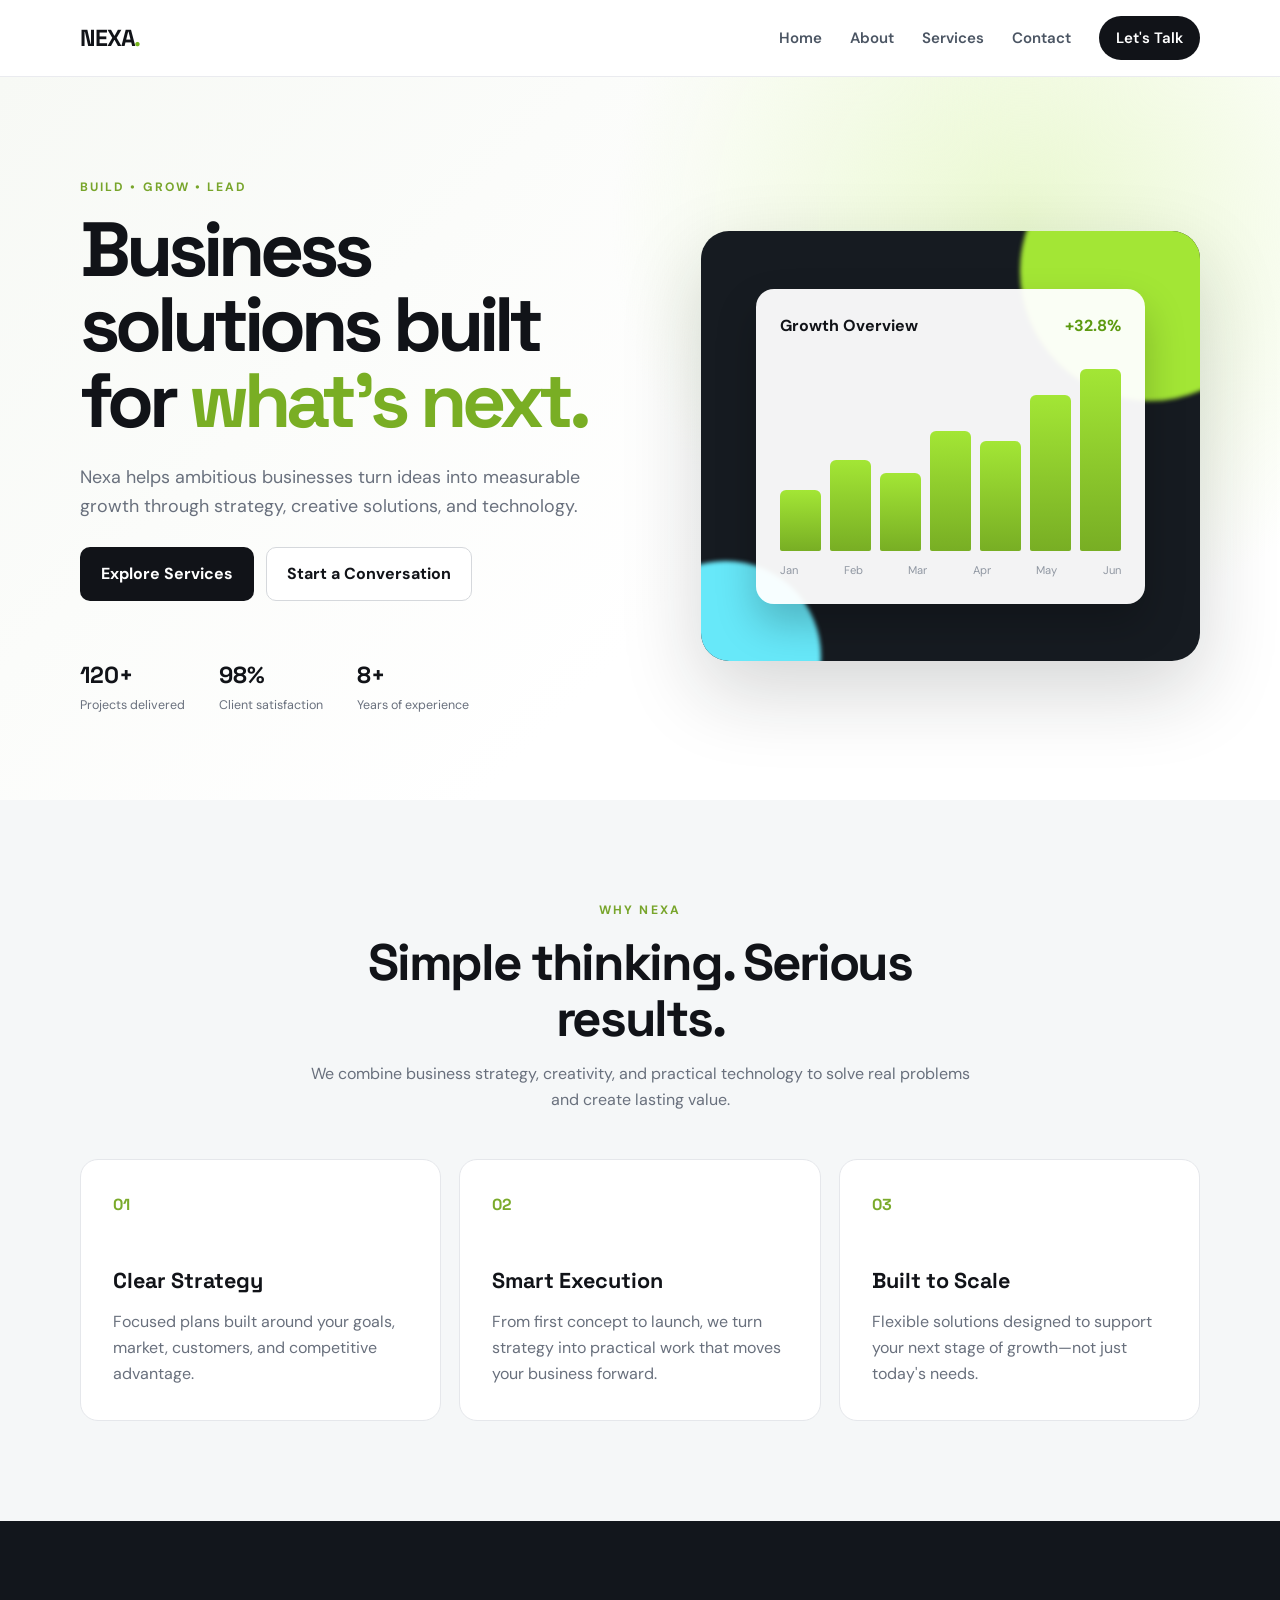
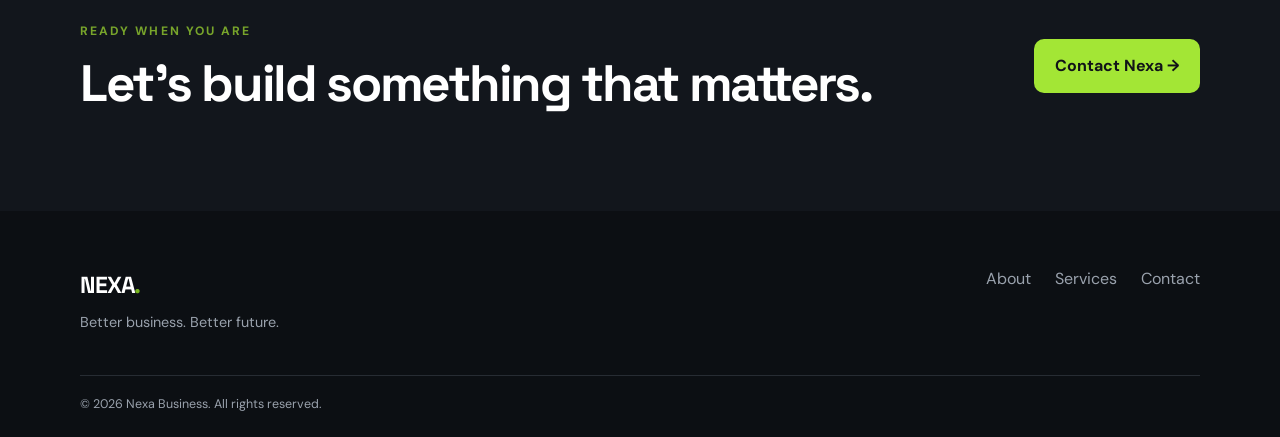
<file: index.html>
<!DOCTYPE html>
<html lang="en">
<head>
  <meta charset="UTF-8">
  <meta name="viewport" content="width=device-width, initial-scale=1.0">
  <meta name="description" content="Nexa Business helps growing companies build better brands, smarter systems, and stronger customer relationships.">
  <title>Nexa Business | Home</title>
  <link rel="stylesheet" href="./css/style.css">
</head>
<body>
<header class="site-header">
  <nav class="nav container">
    <a class="logo" href="index.html">NEXA<span>.</span></a>
    <button class="menu-toggle" aria-label="Open navigation">☰</button>
    <div class="nav-links">
      <a class="active" href="index.html">Home</a>
      <a href="about.html">About</a>
      <a href="services.html">Services</a>
      <a href="contact.html">Contact</a>
      <a class="nav-cta" href="contact.html">Let's Talk</a>
    </div>
  </nav>
</header>

<main>
  <section class="hero">
    <div class="container hero-grid">
      <div class="hero-copy reveal">
        <p class="eyebrow">BUILD • GROW • LEAD</p>
        <h1>Business solutions built for <span>what's next.</span></h1>
        <p class="hero-text">Nexa helps ambitious businesses turn ideas into measurable growth through strategy, creative solutions, and technology.</p>
        <div class="hero-actions">
          <a class="btn btn-primary" href="services.html">Explore Services</a>
          <a class="btn btn-secondary" href="contact.html">Start a Conversation</a>
        </div>
        <div class="trust-row">
          <div><strong>120+</strong><span>Projects delivered</span></div>
          <div><strong>98%</strong><span>Client satisfaction</span></div>
          <div><strong>8+</strong><span>Years of experience</span></div>
        </div>
      </div>
      <div class="hero-card reveal">
        <div class="orb orb-one"></div><div class="orb orb-two"></div>
        <div class="dashboard">
          <div class="dash-top"><span>Growth Overview</span><b>+32.8%</b></div>
          <div class="chart"><i></i><i></i><i></i><i></i><i></i><i></i><i></i></div>
          <div class="dash-bottom"><span>Jan</span><span>Feb</span><span>Mar</span><span>Apr</span><span>May</span><span>Jun</span></div>
        </div>
      </div>
    </div>
  </section>

  <section class="section light">
    <div class="container">
      <div class="section-heading centered reveal">
        <p class="eyebrow">WHY NEXA</p>
        <h2>Simple thinking. Serious results.</h2>
        <p>We combine business strategy, creativity, and practical technology to solve real problems and create lasting value.</p>
      </div>
      <div class="feature-grid">
        <article class="feature-card reveal"><div class="icon">01</div><h3>Clear Strategy</h3><p>Focused plans built around your goals, market, customers, and competitive advantage.</p></article>
        <article class="feature-card reveal"><div class="icon">02</div><h3>Smart Execution</h3><p>From first concept to launch, we turn strategy into practical work that moves your business forward.</p></article>
        <article class="feature-card reveal"><div class="icon">03</div><h3>Built to Scale</h3><p>Flexible solutions designed to support your next stage of growth—not just today's needs.</p></article>
      </div>
    </div>
  </section>

  <section class="section dark">
    <div class="container split reveal">
      <div><p class="eyebrow">READY WHEN YOU ARE</p><h2>Let's build something that matters.</h2></div>
      <a class="btn btn-light" href="contact.html">Contact Nexa →</a>
    </div>
  </section>
</main>

<footer class="footer"><div class="container footer-inner"><div><a class="logo light-logo" href="index.html">NEXA<span>.</span></a><p>Better business. Better future.</p></div><div class="footer-links"><a href="about.html">About</a><a href="services.html">Services</a><a href="contact.html">Contact</a></div></div><div class="container copyright">© <span id="year"></span> Nexa Business. All rights reserved.</div></footer>
<script src="./js/script.js"></script>
</body>
</html>
</file>
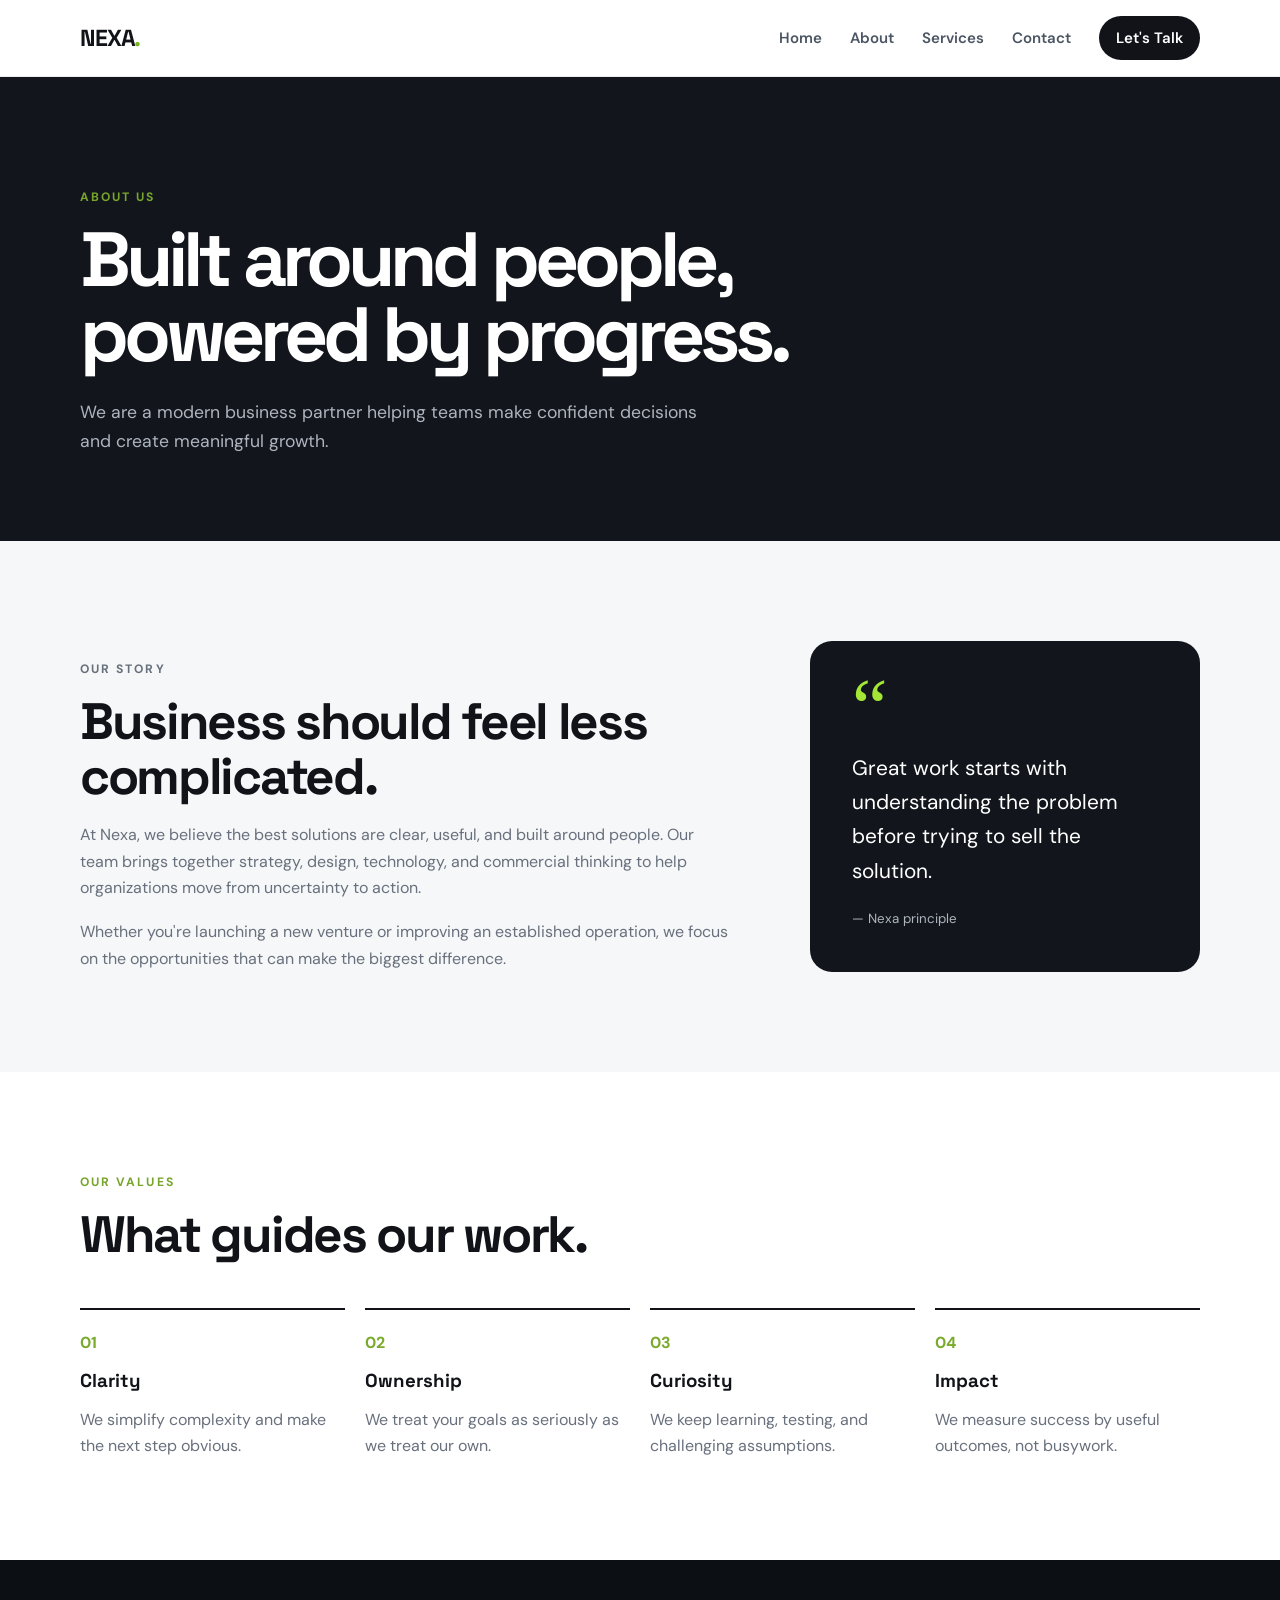
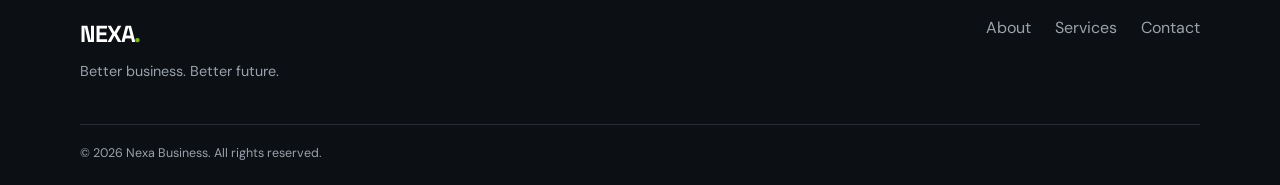
<file: about.html>
<!DOCTYPE html>
<html lang="en">
<head><meta charset="UTF-8"><meta name="viewport" content="width=device-width, initial-scale=1.0"><meta name="description" content="Learn about Nexa Business."><title>Nexa Business | About</title><link rel="stylesheet" href="css/style.css"></head>
<body>
<header class="site-header"><nav class="nav container"><a class="logo" href="index.html">NEXA<span>.</span></a><button class="menu-toggle" aria-label="Open navigation">☰</button><div class="nav-links"><a href="index.html">Home</a><a class="active" href="about.html">About</a><a href="services.html">Services</a><a href="contact.html">Contact</a><a class="nav-cta" href="contact.html">Let's Talk</a></div></nav></header>
<main>
<section class="page-hero"><div class="container reveal"><p class="eyebrow">ABOUT US</p><h1>Built around people, powered by progress.</h1><p>We are a modern business partner helping teams make confident decisions and create meaningful growth.</p></div></section>
<section class="section light"><div class="container split about-split reveal"><div><p class="eyebrow">OUR STORY</p><h2>Business should feel less complicated.</h2><p>At Nexa, we believe the best solutions are clear, useful, and built around people. Our team brings together strategy, design, technology, and commercial thinking to help organizations move from uncertainty to action.</p><p>Whether you're launching a new venture or improving an established operation, we focus on the opportunities that can make the biggest difference.</p></div><div class="quote-card"><span>“</span><p>Great work starts with understanding the problem before trying to sell the solution.</p><small>— Nexa principle</small></div></div></section>
<section class="section"><div class="container"><div class="section-heading reveal"><p class="eyebrow">OUR VALUES</p><h2>What guides our work.</h2></div><div class="values"><div class="value reveal"><b>01</b><h3>Clarity</h3><p>We simplify complexity and make the next step obvious.</p></div><div class="value reveal"><b>02</b><h3>Ownership</h3><p>We treat your goals as seriously as we treat our own.</p></div><div class="value reveal"><b>03</b><h3>Curiosity</h3><p>We keep learning, testing, and challenging assumptions.</p></div><div class="value reveal"><b>04</b><h3>Impact</h3><p>We measure success by useful outcomes, not busywork.</p></div></div></div></section>
</main>
<footer class="footer"><div class="container footer-inner"><div><a class="logo light-logo" href="index.html">NEXA<span>.</span></a><p>Better business. Better future.</p></div><div class="footer-links"><a href="about.html">About</a><a href="services.html">Services</a><a href="contact.html">Contact</a></div></div><div class="container copyright">© <span id="year"></span> Nexa Business. All rights reserved.</div></footer><script src="js/script.js"></script></body></html>
</file>
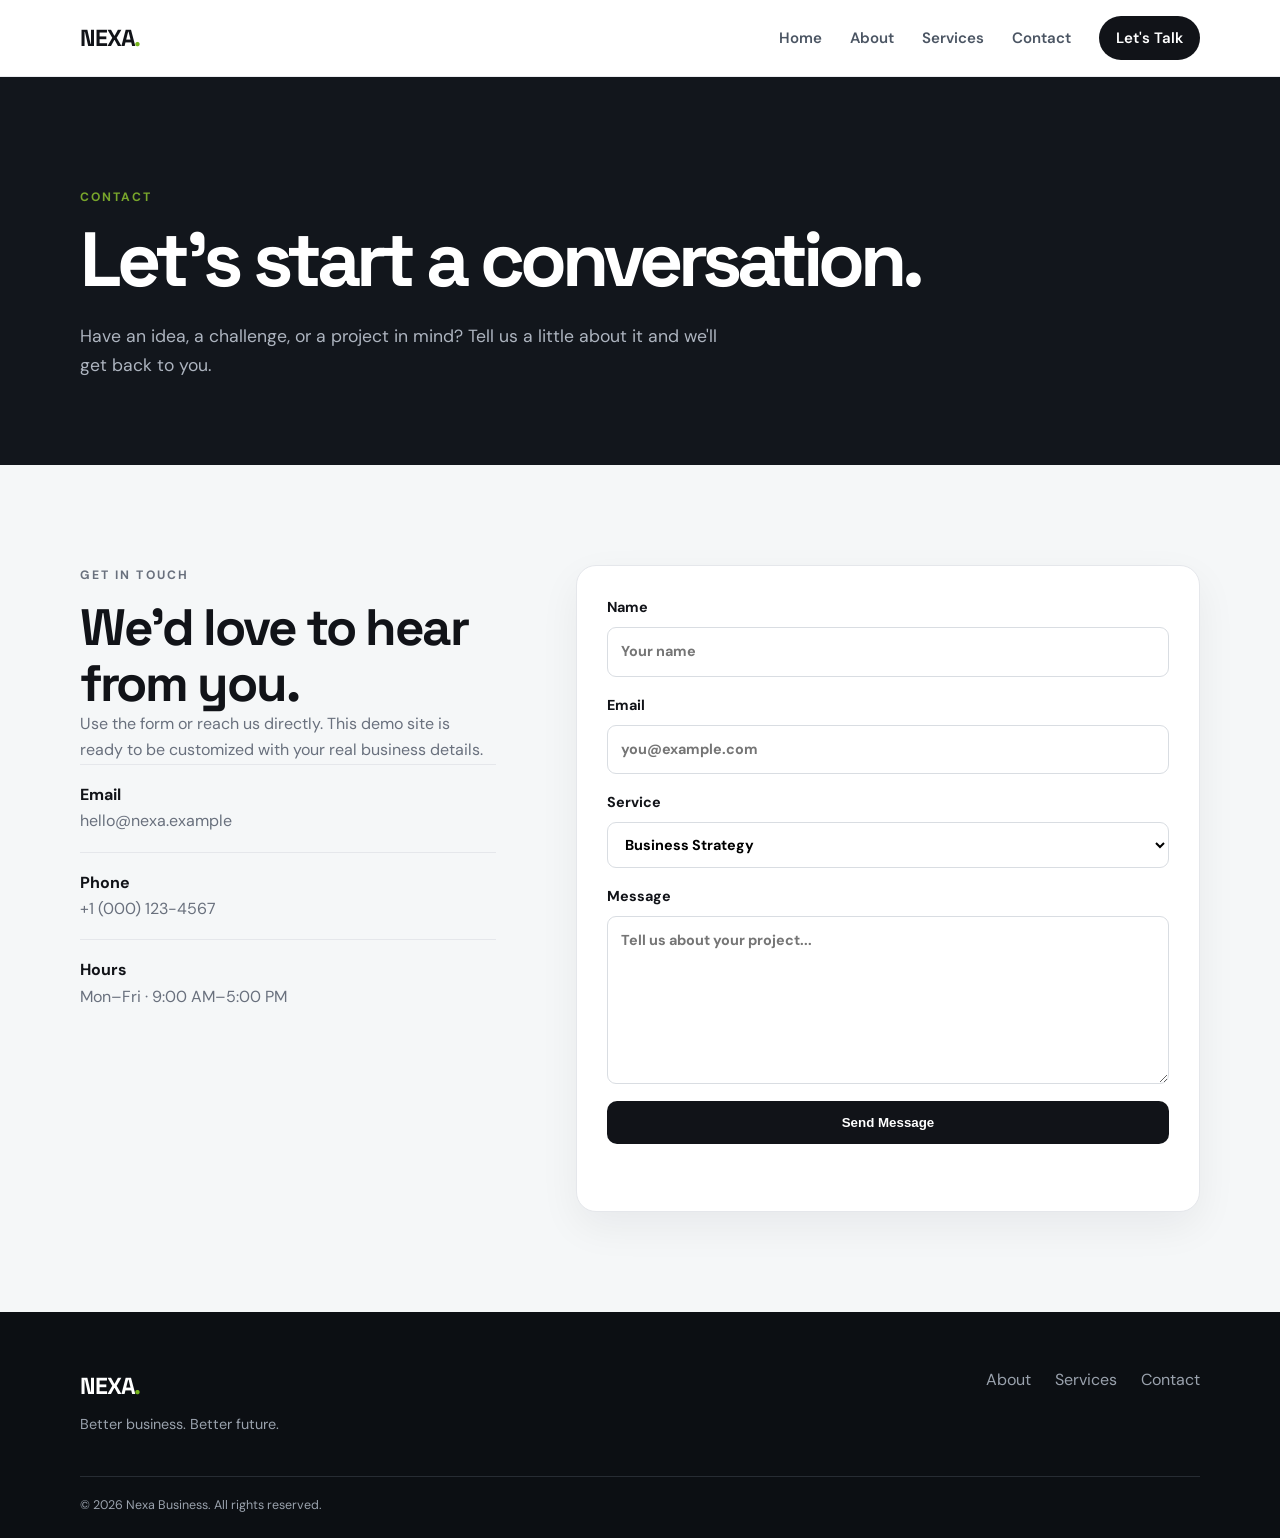
<file: contact.html>
<!DOCTYPE html>
<html lang="en">
<head><meta charset="UTF-8"><meta name="viewport" content="width=device-width, initial-scale=1.0"><meta name="description" content="Contact Nexa Business."><title>Nexa Business | Contact</title><link rel="stylesheet" href="css/style.css"></head>
<body>
<header class="site-header"><nav class="nav container"><a class="logo" href="index.html">NEXA<span>.</span></a><button class="menu-toggle" aria-label="Open navigation">☰</button><div class="nav-links"><a href="index.html">Home</a><a href="about.html">About</a><a href="services.html">Services</a><a class="active" href="contact.html">Contact</a><a class="nav-cta" href="contact.html">Let's Talk</a></div></nav></header>
<main>
<section class="page-hero"><div class="container reveal"><p class="eyebrow">CONTACT</p><h1>Let's start a conversation.</h1><p>Have an idea, a challenge, or a project in mind? Tell us a little about it and we'll get back to you.</p></div></section>
<section class="section light"><div class="container contact-grid"><div class="contact-info reveal"><p class="eyebrow">GET IN TOUCH</p><h2>We'd love to hear from you.</h2><p>Use the form or reach us directly. This demo site is ready to be customized with your real business details.</p><div class="contact-detail"><b>Email</b><span>hello@nexa.example</span></div><div class="contact-detail"><b>Phone</b><span>+1 (000) 123-4567</span></div><div class="contact-detail"><b>Hours</b><span>Mon–Fri · 9:00 AM–5:00 PM</span></div></div>
<form class="contact-form reveal" id="contactForm"><label>Name<input type="text" id="name" required placeholder="Your name"></label><label>Email<input type="email" id="email" required placeholder="you@example.com"></label><label>Service<select id="service"><option>Business Strategy</option><option>Brand & Creative</option><option>Digital Solutions</option><option>General Inquiry</option></select></label><label>Message<textarea id="message" rows="6" required placeholder="Tell us about your project..."></textarea></label><button class="btn btn-primary" type="submit">Send Message</button><p class="form-note" id="formMessage" role="status"></p></form></div></section>
</main>
<footer class="footer"><div class="container footer-inner"><div><a class="logo light-logo" href="index.html">NEXA<span>.</span></a><p>Better business. Better future.</p></div><div class="footer-links"><a href="about.html">About</a><a href="services.html">Services</a><a href="contact.html">Contact</a></div></div><div class="container copyright">© <span id="year"></span> Nexa Business. All rights reserved.</div></footer><script src="js/script.js"></script></body></html>
</file>
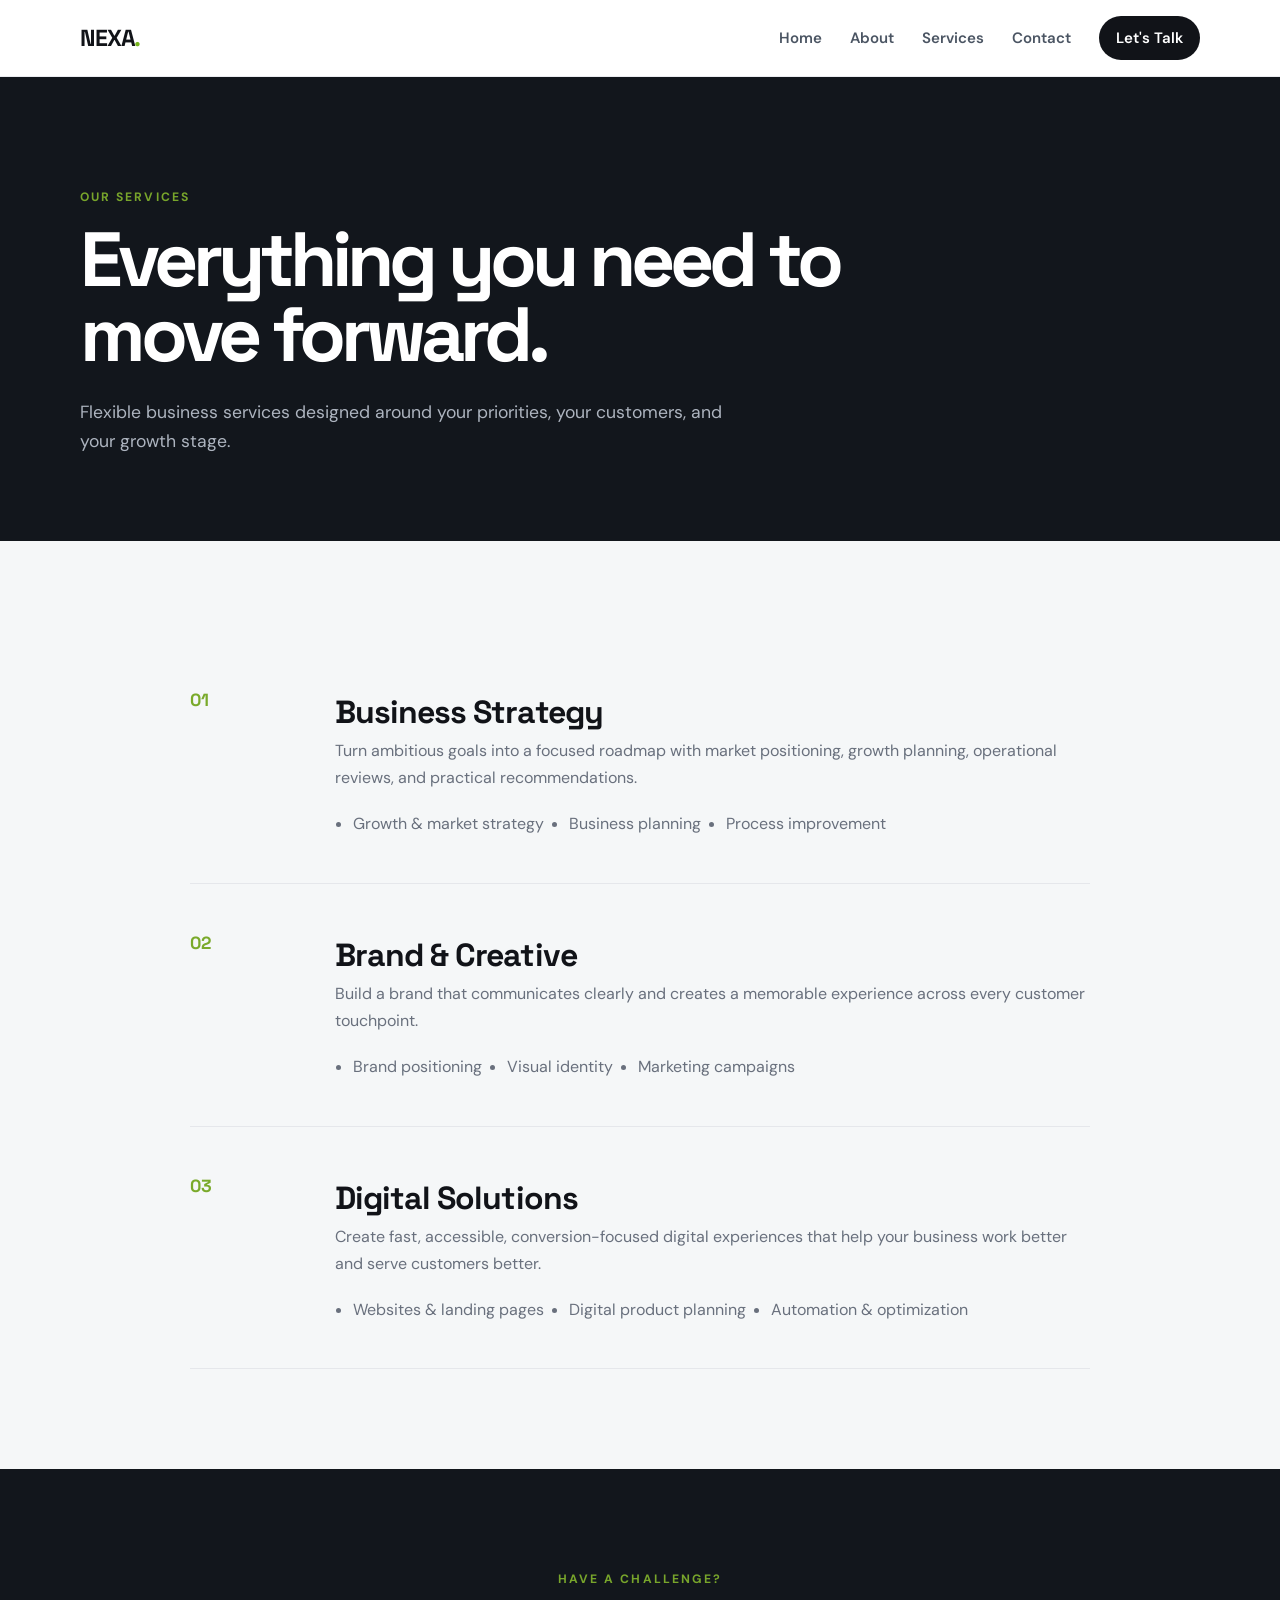
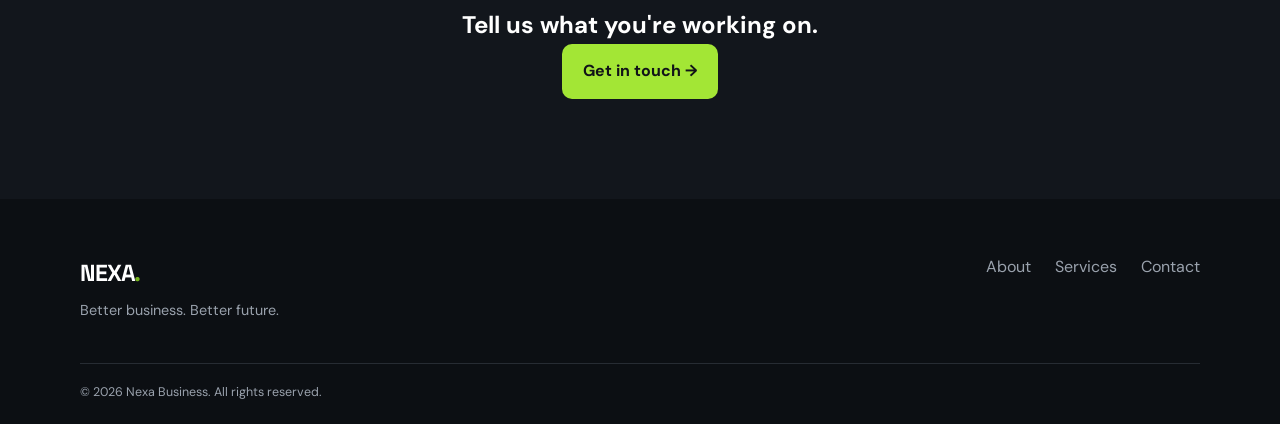
<file: services.html>
<!DOCTYPE html>
<html lang="en">
<head><meta charset="UTF-8"><meta name="viewport" content="width=device-width, initial-scale=1.0"><meta name="description" content="Nexa Business services."><title>Nexa Business | Services</title><link rel="stylesheet" href="css/style.css"></head>
<body>
<header class="site-header"><nav class="nav container"><a class="logo" href="index.html">NEXA<span>.</span></a><button class="menu-toggle" aria-label="Open navigation">☰</button><div class="nav-links"><a href="index.html">Home</a><a href="about.html">About</a><a class="active" href="services.html">Services</a><a href="contact.html">Contact</a><a class="nav-cta" href="contact.html">Let's Talk</a></div></nav></header>
<main>
<section class="page-hero"><div class="container reveal"><p class="eyebrow">OUR SERVICES</p><h1>Everything you need to move forward.</h1><p>Flexible business services designed around your priorities, your customers, and your growth stage.</p></div></section>
<section class="section light"><div class="container service-list">
<article class="service reveal"><div class="service-num">01</div><div><h2>Business Strategy</h2><p>Turn ambitious goals into a focused roadmap with market positioning, growth planning, operational reviews, and practical recommendations.</p><ul><li>Growth & market strategy</li><li>Business planning</li><li>Process improvement</li></ul></div></article>
<article class="service reveal"><div class="service-num">02</div><div><h2>Brand & Creative</h2><p>Build a brand that communicates clearly and creates a memorable experience across every customer touchpoint.</p><ul><li>Brand positioning</li><li>Visual identity</li><li>Marketing campaigns</li></ul></div></article>
<article class="service reveal"><div class="service-num">03</div><div><h2>Digital Solutions</h2><p>Create fast, accessible, conversion-focused digital experiences that help your business work better and serve customers better.</p><ul><li>Websites & landing pages</li><li>Digital product planning</li><li>Automation & optimization</li></ul></div></article>
</div></section>
<section class="section dark"><div class="container centered reveal"><p class="eyebrow">HAVE A CHALLENGE?</p><h2>Tell us what you're working on.</h2><a class="btn btn-light" href="contact.html">Get in touch →</a></div></section>
</main>
<footer class="footer"><div class="container footer-inner"><div><a class="logo light-logo" href="index.html">NEXA<span>.</span></a><p>Better business. Better future.</p></div><div class="footer-links"><a href="about.html">About</a><a href="services.html">Services</a><a href="contact.html">Contact</a></div></div><div class="container copyright">© <span id="year"></span> Nexa Business. All rights reserved.</div></footer><script src="js/script.js"></script></body></html>
</file>
<file: css/style.css>
@import url('https://fonts.googleapis.com/css2?family=DM+Sans:wght@400;500;600;700&family=Space+Grotesk:wght@500;600;700&display=swap');
:root{--ink:#111318;--muted:#69707d;--line:#e5e7eb;--paper:#fff;--soft:#f5f7f8;--accent:#a3e635;--dark:#12161c}
*{box-sizing:border-box;margin:0;padding:0}html{scroll-behavior:smooth}body{font-family:"DM Sans",sans-serif;color:var(--ink);background:var(--paper);line-height:1.65}a{text-decoration:none;color:inherit}.container{width:min(1120px,92%);margin:auto}
.site-header{position:sticky;top:0;z-index:20;background:rgba(255,255,255,.92);backdrop-filter:blur(14px);border-bottom:1px solid rgba(229,231,235,.8)}.nav{height:76px;display:flex;align-items:center;justify-content:space-between}.logo{font-family:"Space Grotesk";font-weight:700;font-size:1.45rem;letter-spacing:-.05em}.logo span{color:#77b51d}.nav-links{display:flex;align-items:center;gap:28px;font-size:.94rem;font-weight:600}.nav-links a:not(.nav-cta){color:#4b5563}.nav-links a:hover,.nav-links .active{color:var(--ink)}.nav-cta{padding:10px 17px;border-radius:999px;background:var(--ink);color:#fff!important}.menu-toggle{display:none;border:0;background:none;font-size:1.5rem}
.hero{background:radial-gradient(circle at 80% 20%,#eaf8d1 0,transparent 35%),linear-gradient(135deg,#f7f9f5,#fff 60%);padding:100px 0 85px;overflow:hidden}.hero-grid{display:grid;grid-template-columns:1.05fr .95fr;align-items:center;gap:70px}.eyebrow{font-size:.76rem;letter-spacing:.17em;font-weight:700;color:#78a52b;margin-bottom:15px}.hero h1,.page-hero h1{font-family:"Space Grotesk";font-size:clamp(3rem,6vw,5.5rem);line-height:.98;letter-spacing:-.065em;max-width:750px}.hero h1 span{color:#79ae24}.hero-text{font-size:1.12rem;color:var(--muted);max-width:620px;margin:25px 0}.hero-actions{display:flex;gap:12px;flex-wrap:wrap}.btn{display:inline-flex;align-items:center;justify-content:center;padding:13px 20px;border-radius:10px;font-weight:700;border:1px solid transparent;cursor:pointer;transition:.2s}.btn-primary{background:var(--ink);color:#fff}.btn-primary:hover{transform:translateY(-2px);background:#292e36}.btn-secondary{border-color:#d5d8dc;background:#fff}.btn-light{background:var(--accent);color:var(--ink)}.trust-row{display:flex;gap:34px;margin-top:55px}.trust-row div{display:flex;flex-direction:column}.trust-row strong{font-family:"Space Grotesk";font-size:1.45rem}.trust-row span{font-size:.78rem;color:var(--muted)}.hero-card{height:430px;border-radius:28px;background:#161b21;position:relative;overflow:hidden;display:grid;place-items:center;box-shadow:0 30px 80px rgba(20,25,30,.18)}.orb{position:absolute;border-radius:50%;filter:blur(2px)}.orb-one{width:260px;height:260px;background:#a3e635;right:-80px;top:-90px}.orb-two{width:190px;height:190px;background:#67e8f9;left:-70px;bottom:-90px}.dashboard{width:78%;background:rgba(255,255,255,.95);border-radius:18px;padding:24px;position:relative;box-shadow:0 20px 40px rgba(0,0,0,.22)}.dash-top{display:flex;justify-content:space-between;font-weight:700}.dash-top b{color:#5d9a10}.chart{height:190px;display:flex;align-items:flex-end;gap:9px;margin:22px 0 10px}.chart i{flex:1;background:linear-gradient(#a3e635,#78ae24);border-radius:6px 6px 2px 2px}.chart i:nth-child(1){height:32%}.chart i:nth-child(2){height:48%}.chart i:nth-child(3){height:41%}.chart i:nth-child(4){height:63%}.chart i:nth-child(5){height:58%}.chart i:nth-child(6){height:82%}.chart i:nth-child(7){height:96%}.dash-bottom{display:flex;justify-content:space-between;color:#9097a2;font-size:.7rem}
.section{padding:100px 0}.light{background:var(--soft)}.dark{background:var(--dark);color:#fff}.section-heading{max-width:680px;margin-bottom:45px}.centered{text-align:center;margin-left:auto;margin-right:auto}.section-heading h2,.split h2,.about-split h2,.contact-info h2{font-family:"Space Grotesk";font-size:clamp(2rem,4vw,3.4rem);line-height:1.08;letter-spacing:-.045em}.section-heading p:last-child{color:var(--muted);margin-top:15px}.feature-grid{display:grid;grid-template-columns:repeat(3,1fr);gap:18px}.feature-card{background:#fff;border:1px solid var(--line);border-radius:18px;padding:32px}.icon{font-family:"Space Grotesk";font-weight:700;color:#7aaa2b;margin-bottom:45px}.feature-card h3{font-family:"Space Grotesk";font-size:1.35rem;margin-bottom:10px}.feature-card p,.value p,.service p,.service li,.about-split p,.contact-info>p{color:var(--muted)}.split{display:flex;align-items:center;justify-content:space-between;gap:30px}.page-hero{padding:110px 0 85px;background:var(--dark);color:#fff}.page-hero h1{max-width:900px}.page-hero>div>p:last-child{max-width:650px;color:#adb4bf;margin-top:25px;font-size:1.1rem}.about-split{align-items:stretch}.about-split>div:first-child{max-width:650px}.about-split p{margin-top:18px}.quote-card{background:var(--dark);color:#fff;border-radius:22px;padding:42px;max-width:390px;display:flex;flex-direction:column;justify-content:center}.quote-card span{font-family:Georgia;font-size:5rem;line-height:.6;color:var(--accent)}.quote-card p{color:#fff;font-size:1.3rem!important;margin:20px 0!important}.quote-card small{color:#aeb5bf}.values{display:grid;grid-template-columns:repeat(4,1fr);gap:20px}.value{border-top:2px solid var(--ink);padding-top:20px}.value b{color:#7aaa2b}.value h3{font-family:"Space Grotesk";margin:10px 0}.service-list{max-width:900px}.service{display:grid;grid-template-columns:110px 1fr;gap:35px;padding:45px 0;border-bottom:1px solid var(--line)}.service-num{font-family:"Space Grotesk";font-size:1.1rem;color:#7aaa2b;font-weight:700}.service h2{font-family:"Space Grotesk";font-size:2rem;letter-spacing:-.03em}.service ul{display:flex;gap:25px;flex-wrap:wrap;margin-top:20px;padding-left:18px}.contact-grid{display:grid;grid-template-columns:.8fr 1.2fr;gap:80px}.contact-detail{border-top:1px solid var(--line);padding:17px 0;display:flex;flex-direction:column}.contact-detail span{color:var(--muted)}.contact-form{background:#fff;border:1px solid var(--line);border-radius:20px;padding:30px;display:grid;gap:17px;box-shadow:0 15px 40px rgba(20,25,30,.06)}label{font-weight:700;font-size:.9rem;display:grid;gap:7px}input,select,textarea{font:inherit;border:1px solid #d9dde2;border-radius:9px;padding:12px 13px;outline:none;background:#fff}input:focus,select:focus,textarea:focus{border-color:#8cbd39;box-shadow:0 0 0 3px rgba(163,230,53,.15)}.form-note{font-size:.9rem;color:#659c1a;min-height:20px}.footer{background:#0c0f13;color:#9aa2ad;padding:55px 0 22px}.footer-inner{display:flex;justify-content:space-between;gap:30px}.footer p{margin-top:7px;font-size:.9rem}.light-logo{color:#fff}.footer-links{display:flex;gap:24px}.footer-links a:hover{color:#fff}.copyright{border-top:1px solid #272c33;margin-top:40px;padding-top:18px;font-size:.78rem}
.reveal{opacity:0;transform:translateY(20px);transition:opacity .7s ease,transform .7s ease}.reveal.visible{opacity:1;transform:none}
@media(max-width:800px){.menu-toggle{display:block}.nav-links{display:none;position:absolute;left:4%;right:4%;top:68px;background:#fff;border:1px solid var(--line);border-radius:14px;padding:15px;flex-direction:column;align-items:stretch;gap:4px;box-shadow:0 15px 35px rgba(0,0,0,.1)}.nav-links.open{display:flex}.nav-links a{padding:10px}.hero{padding:70px 0}.hero-grid,.contact-grid{grid-template-columns:1fr;gap:45px}.hero-card{height:330px}.feature-grid,.values{grid-template-columns:1fr 1fr}.split{flex-direction:column;align-items:flex-start}.trust-row{gap:18px}.service{grid-template-columns:55px 1fr}.footer-inner{flex-direction:column}.footer-links{flex-wrap:wrap}}@media(max-width:520px){.hero h1,.page-hero h1{font-size:2.8rem}.feature-grid,.values{grid-template-columns:1fr}.hero-actions,.hero-actions .btn{width:100%}.trust-row{flex-wrap:wrap}.hero-card{display:none}.section{padding:75px 0}.service{grid-template-columns:1fr;gap:8px}.service h2{font-size:1.7rem}}
</file>
